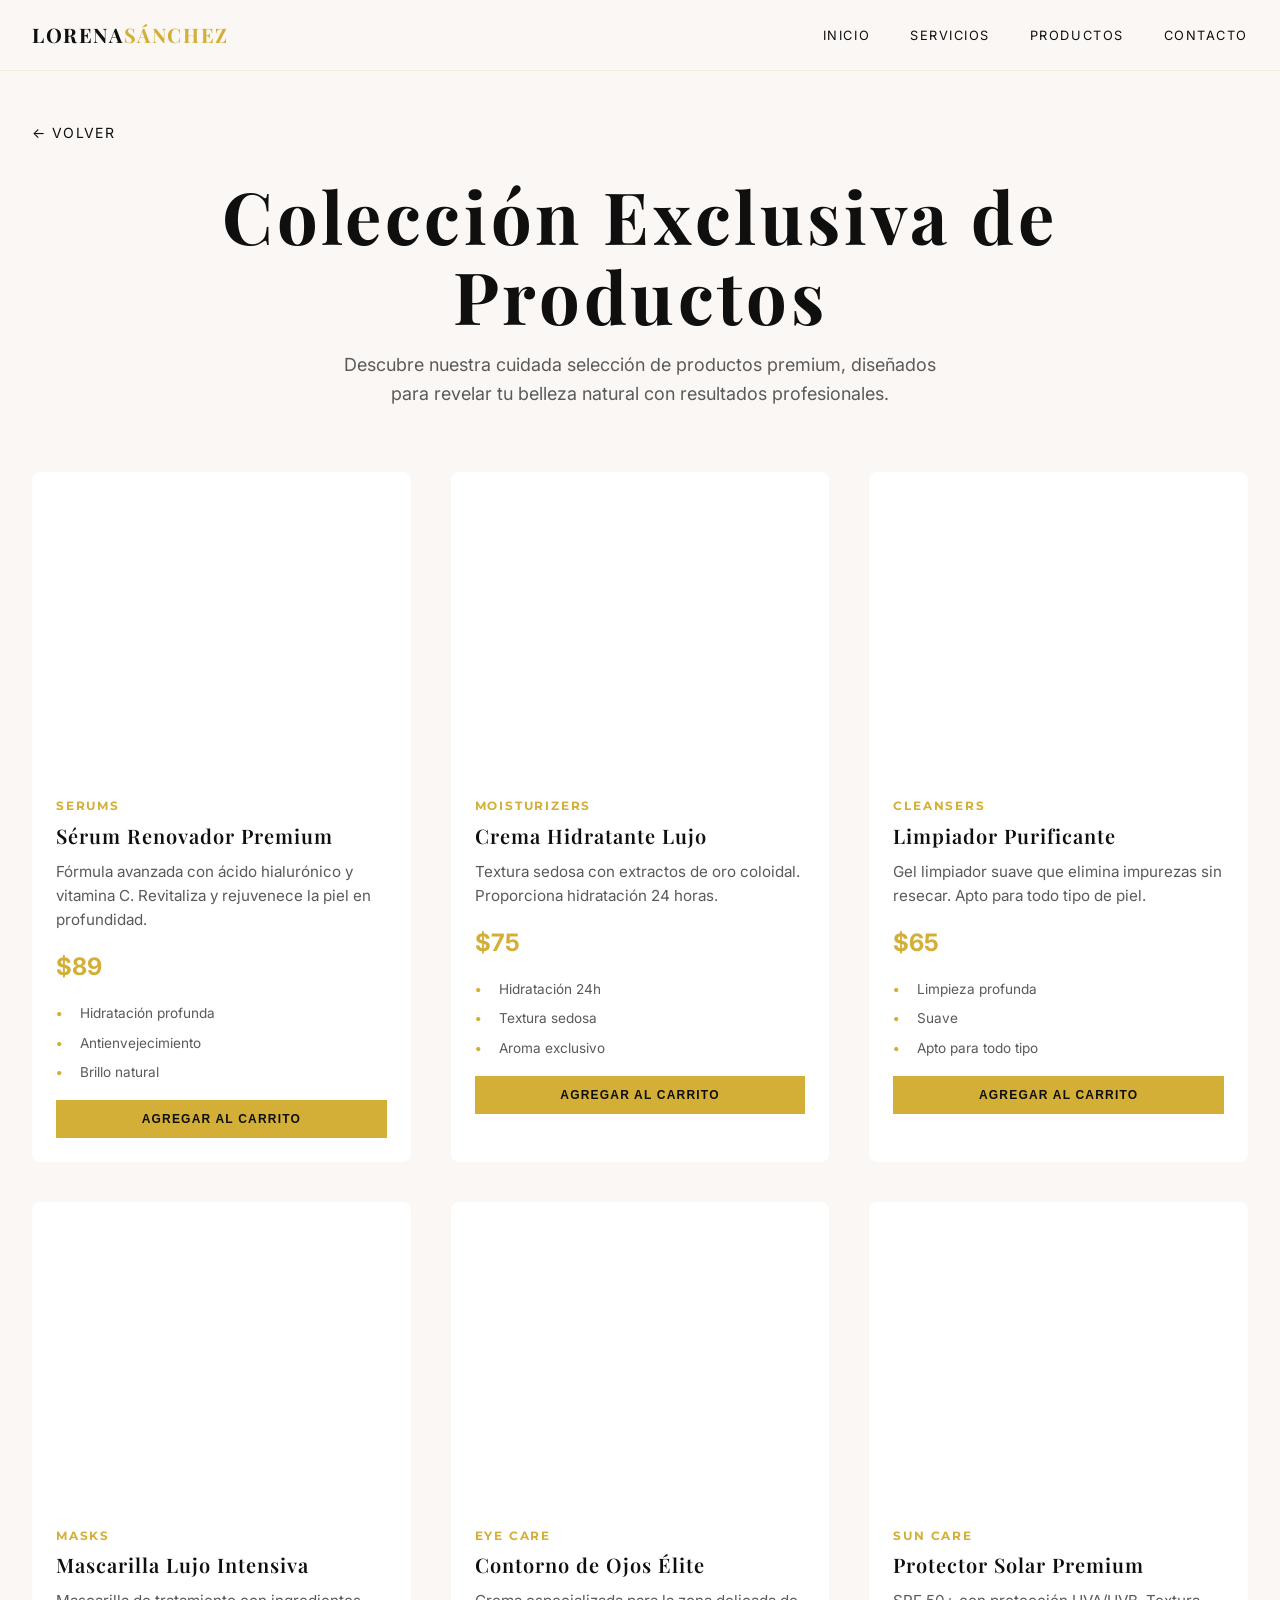
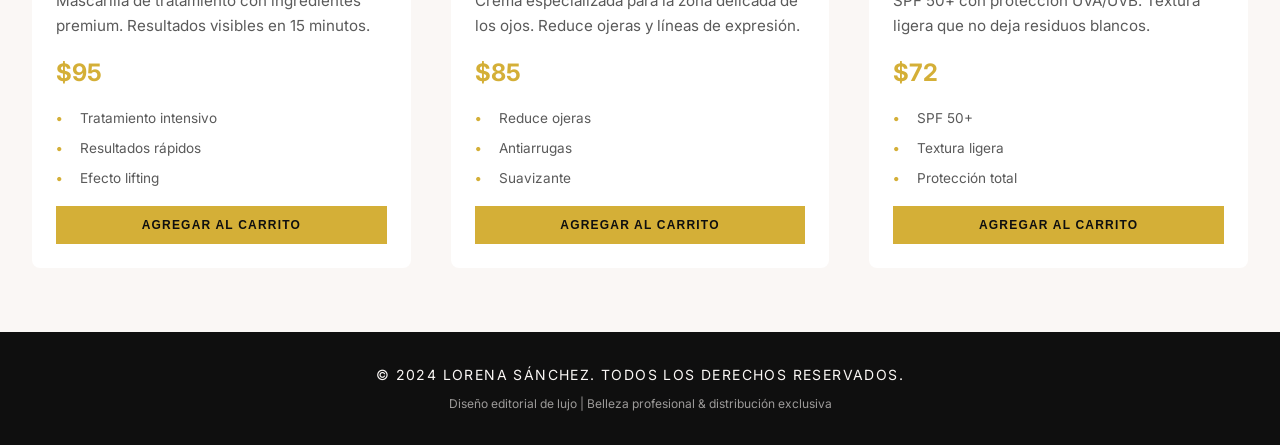
<file: products.html>
<!DOCTYPE html>
<html lang="es">
<head>
    <meta charset="UTF-8">
    <meta name="viewport" content="width=device-width, initial-scale=1.0">
    <title>Productos | Lorena Sánchez</title>
    <link rel="preconnect" href="https://fonts.googleapis.com">
    <link rel="preconnect" href="https://fonts.gstatic.com" crossorigin>
    <link href="https://fonts.googleapis.com/css2?family=Playfair+Display:wght@400;500;600;700&family=Lora:wght@400;500;600&family=Inter:wght@300;400;500;600;700&family=Montserrat:wght@400;500;600;700&display=swap" rel="stylesheet">
    <link rel="stylesheet" href="style.css">
    <style>
        .products-page {
            padding-top: 120px;
            min-height: 100vh;
        }

        .products-header {
            text-align: center;
            margin-bottom: 4rem;
            animation: fadeInUp 0.8s ease-out;
        }

        .products-header h1 {
            margin-bottom: 1rem;
        }

        .products-header p {
            font-size: 1.125rem;
            color: var(--text-secondary);
            max-width: 600px;
            margin: 0 auto;
        }

        .products-container {
            display: grid;
            grid-template-columns: repeat(auto-fill, minmax(280px, 1fr));
            gap: 2.5rem;
            margin-bottom: 4rem;
        }

        .product-card {
            background: white;
            border-radius: 8px;
            overflow: hidden;
            transition: var(--transition-smooth);
            animation: fadeInUp 0.8s ease-out;
            cursor: pointer;
        }

        .product-card:hover {
            transform: translateY(-10px);
            box-shadow: 0 20px 40px rgba(0, 0, 0, 0.1);
        }

        .product-card-image {
            width: 100%;
            height: 300px;
            background-size: cover;
            background-position: center;
            transition: var(--transition-smooth);
        }

        .product-card:hover .product-card-image {
            transform: scale(1.05);
        }

        .product-card-content {
            padding: 1.5rem;
        }

        .product-category {
            font-family: 'Montserrat', sans-serif;
            font-size: 0.75rem;
            text-transform: uppercase;
            letter-spacing: 0.15em;
            color: var(--accent);
            margin-bottom: 0.5rem;
            font-weight: 700;
        }

        .product-card h3 {
            font-size: 1.25rem;
            margin-bottom: 0.75rem;
            color: var(--text-primary);
        }

        .product-description {
            font-size: 0.95rem;
            color: var(--text-secondary);
            margin-bottom: 1rem;
            line-height: 1.6;
        }

        .product-price {
            font-size: 1.5rem;
            font-weight: 700;
            color: var(--accent);
            margin-bottom: 1rem;
        }

        .product-benefits {
            font-size: 0.85rem;
            color: var(--text-secondary);
            margin-bottom: 1rem;
        }

        .product-benefits li {
            list-style: none;
            padding-left: 1.5rem;
            position: relative;
            margin-bottom: 0.5rem;
        }

        .product-benefits li:before {
            content: '•';
            position: absolute;
            left: 0;
            color: var(--accent);
            font-weight: bold;
        }

        .product-button {
            display: inline-block;
            padding: 0.75rem 1.5rem;
            background-color: var(--accent);
            color: var(--primary);
            text-decoration: none;
            text-transform: uppercase;
            letter-spacing: 0.1em;
            font-weight: 700;
            font-size: 0.75rem;
            border: none;
            cursor: pointer;
            transition: var(--transition-smooth);
            width: 100%;
            text-align: center;
        }

        .product-button:hover {
            background-color: var(--accent-dark);
            transform: scale(1.02);
        }

        .back-button {
            display: inline-flex;
            align-items: center;
            gap: 0.5rem;
            margin-bottom: 2rem;
            color: var(--text-primary);
            text-decoration: none;
            font-size: 0.875rem;
            text-transform: uppercase;
            letter-spacing: 0.1em;
            transition: var(--transition-smooth);
        }

        .back-button:hover {
            color: var(--accent);
        }

        @media (max-width: 768px) {
            .products-page {
                padding-top: 100px;
            }

            .products-container {
                grid-template-columns: repeat(auto-fill, minmax(250px, 1fr));
                gap: 1.5rem;
            }

            .product-card-image {
                height: 250px;
            }
        }

        @media (max-width: 480px) {
            .products-container {
                grid-template-columns: 1fr;
            }

            .product-card-image {
                height: 300px;
            }
        }
    </style>
</head>
<body>
    <!-- Navigation -->
    <nav class="navbar" id="navbar">
        <div class="nav-container">
            <div class="nav-logo">
                LORENA<span class="accent">SÁNCHEZ</span>
            </div>
            <button class="hamburger" id="hamburger">
                <span></span>
                <span></span>
                <span></span>
            </button>
            <ul class="nav-menu" id="navMenu">
                <li><a href="index.html" class="nav-link">Inicio</a></li>
                <li><a href="index.html#servicios" class="nav-link">Servicios</a></li>
                <li><a href="products.html" class="nav-link">Productos</a></li>
                <li><a href="index.html#contacto" class="nav-link">Contacto</a></li>
            </ul>
        </div>
    </nav>

    <!-- Products Page -->
    <div class="products-page">
        <div class="container">
            <a href="index.html" class="back-button">← Volver</a>

            <div class="products-header">
                <h1>Colección Exclusiva de Productos</h1>
                <p>Descubre nuestra cuidada selección de productos premium, diseñados para revelar tu belleza natural con resultados profesionales.</p>
            </div>

            <div class="products-container">
                <!-- Product 1 -->
                <div class="product-card">
                    <div class="product-card-image" style="background-image: url('https://d2xsxph8kpxj0f.cloudfront.net/310519663644597073/XEoBL8eBAU477dbQzPhZro/cosmetic-products-luxury-QscvsioNSMB5poZMwLNYTp.webp')"></div>
                    <div class="product-card-content">
                        <p class="product-category">Serums</p>
                        <h3>Sérum Renovador Premium</h3>
                        <p class="product-description">Fórmula avanzada con ácido hialurónico y vitamina C. Revitaliza y rejuvenece la piel en profundidad.</p>
                        <p class="product-price">$89</p>
                        <ul class="product-benefits">
                            <li>Hidratación profunda</li>
                            <li>Antienvejecimiento</li>
                            <li>Brillo natural</li>
                        </ul>
                        <button class="product-button">Agregar al Carrito</button>
                    </div>
                </div>

                <!-- Product 2 -->
                <div class="product-card">
                    <div class="product-card-image" style="background-image: url('https://d2xsxph8kpxj0f.cloudfront.net/310519663644597073/XEoBL8eBAU477dbQzPhZro/cosmetic-products-luxury-QscvsioNSMB5poZMwLNYTp.webp')"></div>
                    <div class="product-card-content">
                        <p class="product-category">Moisturizers</p>
                        <h3>Crema Hidratante Lujo</h3>
                        <p class="product-description">Textura sedosa con extractos de oro coloidal. Proporciona hidratación 24 horas.</p>
                        <p class="product-price">$75</p>
                        <ul class="product-benefits">
                            <li>Hidratación 24h</li>
                            <li>Textura sedosa</li>
                            <li>Aroma exclusivo</li>
                        </ul>
                        <button class="product-button">Agregar al Carrito</button>
                    </div>
                </div>

                <!-- Product 3 -->
                <div class="product-card">
                    <div class="product-card-image" style="background-image: url('https://d2xsxph8kpxj0f.cloudfront.net/310519663644597073/XEoBL8eBAU477dbQzPhZro/cosmetic-products-luxury-QscvsioNSMB5poZMwLNYTp.webp')"></div>
                    <div class="product-card-content">
                        <p class="product-category">Cleansers</p>
                        <h3>Limpiador Purificante</h3>
                        <p class="product-description">Gel limpiador suave que elimina impurezas sin resecar. Apto para todo tipo de piel.</p>
                        <p class="product-price">$65</p>
                        <ul class="product-benefits">
                            <li>Limpieza profunda</li>
                            <li>Suave</li>
                            <li>Apto para todo tipo</li>
                        </ul>
                        <button class="product-button">Agregar al Carrito</button>
                    </div>
                </div>

                <!-- Product 4 -->
                <div class="product-card">
                    <div class="product-card-image" style="background-image: url('https://d2xsxph8kpxj0f.cloudfront.net/310519663644597073/XEoBL8eBAU477dbQzPhZro/cosmetic-products-luxury-QscvsioNSMB5poZMwLNYTp.webp')"></div>
                    <div class="product-card-content">
                        <p class="product-category">Masks</p>
                        <h3>Mascarilla Lujo Intensiva</h3>
                        <p class="product-description">Mascarilla de tratamiento con ingredientes premium. Resultados visibles en 15 minutos.</p>
                        <p class="product-price">$95</p>
                        <ul class="product-benefits">
                            <li>Tratamiento intensivo</li>
                            <li>Resultados rápidos</li>
                            <li>Efecto lifting</li>
                        </ul>
                        <button class="product-button">Agregar al Carrito</button>
                    </div>
                </div>

                <!-- Product 5 -->
                <div class="product-card">
                    <div class="product-card-image" style="background-image: url('https://d2xsxph8kpxj0f.cloudfront.net/310519663644597073/XEoBL8eBAU477dbQzPhZro/cosmetic-products-luxury-QscvsioNSMB5poZMwLNYTp.webp')"></div>
                    <div class="product-card-content">
                        <p class="product-category">Eye Care</p>
                        <h3>Contorno de Ojos Élite</h3>
                        <p class="product-description">Crema especializada para la zona delicada de los ojos. Reduce ojeras y líneas de expresión.</p>
                        <p class="product-price">$85</p>
                        <ul class="product-benefits">
                            <li>Reduce ojeras</li>
                            <li>Antiarrugas</li>
                            <li>Suavizante</li>
                        </ul>
                        <button class="product-button">Agregar al Carrito</button>
                    </div>
                </div>

                <!-- Product 6 -->
                <div class="product-card">
                    <div class="product-card-image" style="background-image: url('https://d2xsxph8kpxj0f.cloudfront.net/310519663644597073/XEoBL8eBAU477dbQzPhZro/cosmetic-products-luxury-QscvsioNSMB5poZMwLNYTp.webp')"></div>
                    <div class="product-card-content">
                        <p class="product-category">Sun Care</p>
                        <h3>Protector Solar Premium</h3>
                        <p class="product-description">SPF 50+ con protección UVA/UVB. Textura ligera que no deja residuos blancos.</p>
                        <p class="product-price">$72</p>
                        <ul class="product-benefits">
                            <li>SPF 50+</li>
                            <li>Textura ligera</li>
                            <li>Protección total</li>
                        </ul>
                        <button class="product-button">Agregar al Carrito</button>
                    </div>
                </div>
            </div>
        </div>
    </div>

    <!-- Footer -->
    <footer class="footer">
        <div class="container">
            <p class="footer-text">© 2024 Lorena Sánchez. Todos los derechos reservados.</p>
            <p class="footer-subtext">Diseño editorial de lujo | Belleza profesional & distribución exclusiva</p>
        </div>
    </footer>

    <script src="script.js"></script>
</body>
</html>
</file>
<file: style.css>
/* ============================================
   LORENA SÁNCHEZ - LUXURY EDITORIAL DESIGN
   ============================================
   Design Philosophy: Minimalism, Typography-driven,
   Cinematic imagery, Smooth animations, Negative space
   ============================================ */

/* Root Variables */
:root {
    --primary: #0f0f0f;
    --primary-light: #faf7f5;
    --accent: #d4af37;
    --accent-dark: #c49b2e;
    --text-primary: #0f0f0f;
    --text-secondary: #5a5a5a;
    --border-color: #e8e5e0;
    --bg-light: #faf7f5;
    --bg-secondary: #f5f2ed;
    --transition-smooth: all 0.3s cubic-bezier(0.23, 1, 0.32, 1);
    --transition-slow: all 0.8s cubic-bezier(0.23, 1, 0.32, 1);
}

/* Reset & Base Styles */
* {
    margin: 0;
    padding: 0;
    box-sizing: border-box;
}

html {
    scroll-behavior: smooth;
}

body {
    font-family: 'Inter', sans-serif;
    color: var(--text-primary);
    background-color: var(--bg-light);
    line-height: 1.6;
    overflow-x: hidden;
}

h1, h2, h3, h4, h5, h6 {
    font-family: 'Playfair Display', serif;
    font-weight: 600;
    letter-spacing: 0.05em;
}

h1 {
    font-size: clamp(2.2rem, 7vw, 4.5rem);
    font-weight: 700;
    line-height: 1.1;
}

h2 {
    font-size: clamp(1.8rem, 5vw, 3.2rem);
    font-weight: 700;
    line-height: 1.1;
}

h3 {
    font-size: clamp(1.3rem, 3.5vw, 1.8rem);
    font-weight: 600;
    line-height: 1.2;
}

.accent {
    color: var(--accent);
}

/* Container */
.container {
    max-width: 1280px;
    margin: 0 auto;
    padding: 0 2rem;
}

/* Navigation */
.navbar {
    position: fixed;
    top: 0;
    left: 0;
    right: 0;
    z-index: 1000;
    transition: var(--transition-smooth);
    background-color: rgba(250, 247, 245, 0.98);
    border-bottom: 1px solid rgba(212, 175, 55, 0.15);
}

.navbar.scrolled {
    background-color: rgba(250, 247, 245, 0.98);
    backdrop-filter: blur(10px);
    border-bottom: 1px solid rgba(212, 175, 55, 0.2);
    box-shadow: 0 2px 10px rgba(0, 0, 0, 0.05);
}

.nav-container {
    max-width: 1400px;
    margin: 0 auto;
    padding: 1.25rem 2rem;
    display: flex;
    justify-content: space-between;
    align-items: center;
    height: 70px;
}

.nav-logo {
    font-size: 1.25rem;
    font-weight: 700;
    letter-spacing: 0.08em;
    font-family: 'Playfair Display', serif;
    white-space: nowrap;
}

.nav-menu {
    display: flex;
    list-style: none;
    gap: 2.5rem;
    margin: 0;
}

.nav-link {
    font-size: 0.8rem;
    text-transform: uppercase;
    letter-spacing: 0.12em;
    text-decoration: none;
    color: var(--text-primary);
    position: relative;
    transition: var(--transition-smooth);
    white-space: nowrap;
}

.nav-link::after {
    content: '';
    position: absolute;
    bottom: -8px;
    left: 0;
    width: 0;
    height: 2px;
    background-color: var(--accent);
    transition: width 0.3s ease-out;
}

.nav-link:hover {
    color: var(--accent);
}

.nav-link:hover::after {
    width: 100%;
}

/* Hamburger Menu */
.hamburger {
    display: none;
    flex-direction: column;
    background: none;
    border: none;
    cursor: pointer;
    padding: 0.5rem;
    gap: 5px;
}

.hamburger span {
    width: 25px;
    height: 3px;
    background-color: var(--text-primary);
    border-radius: 2px;
    transition: var(--transition-smooth);
}

.hamburger.active span:nth-child(1) {
    transform: rotate(45deg) translate(8px, 8px);
}

.hamburger.active span:nth-child(2) {
    opacity: 0;
}

.hamburger.active span:nth-child(3) {
    transform: rotate(-45deg) translate(7px, -7px);
}

/* Hero Section */
.hero {
    position: relative;
    height: 100vh;
    display: flex;
    align-items: center;
    justify-content: center;
    overflow: hidden;
    margin-top: 70px;
}

.hero-background {
    position: absolute;
    inset: 0;
    background-size: cover;
    background-position: center;
    background-attachment: fixed;
}

.hero-overlay {
    position: absolute;
    inset: 0;
    background: linear-gradient(180deg, rgba(15, 15, 15, 0.3) 0%, rgba(15, 15, 15, 0.6) 100%);
}

.hero-content {
    position: relative;
    z-index: 10;
    text-align: center;
    color: white;
    animation: fadeInUp 0.8s ease-out;
}

.hero-title {
    margin-bottom: 1.5rem;
    animation: fadeInUp 0.8s ease-out;
    text-shadow: 0 2px 10px rgba(0, 0, 0, 0.2);
}

.hero-subtitle {
    font-family: 'Lora', serif;
    font-size: clamp(1.1rem, 2.5vw, 1.5rem);
    margin-bottom: 2.5rem;
    font-weight: 400;
    animation: fadeInUp 0.8s ease-out 0.4s both;
    text-shadow: 0 1px 5px rgba(0, 0, 0, 0.15);
}

.cta-button {
    display: inline-block;
    padding: 1rem 2.5rem;
    background-color: var(--accent);
    color: var(--primary);
    text-decoration: none;
    text-transform: uppercase;
    letter-spacing: 0.1em;
    font-weight: 700;
    font-size: 0.875rem;
    transition: var(--transition-smooth);
    animation: fadeInUp 0.8s ease-out 0.6s both;
    border: none;
    cursor: pointer;
    border-radius: 2px;
    box-shadow: 0 4px 15px rgba(212, 175, 55, 0.2);
}

.cta-button:hover {
    background-color: var(--accent-dark);
    transform: translateY(-2px);
    box-shadow: 0 6px 20px rgba(212, 175, 55, 0.3);
}

.cta-button:active {
    transform: translateY(0);
}

.scroll-indicator {
    position: absolute;
    bottom: 2rem;
    left: 50%;
    transform: translateX(-50%);
    z-index: 10;
    color: rgba(255, 255, 255, 0.6);
    animation: bounce 2s infinite;
}

/* Editorial Break */
.editorial-break {
    padding: clamp(4rem, 8vw, 8rem) 2rem;
    background-color: var(--bg-light);
    text-align: center;
}

.editorial-content {
    max-width: 900px;
    margin: 0 auto;
    animation: fadeInUp 0.8s ease-out;
}

.editorial-content h2 {
    margin-bottom: 2rem;
    line-height: 1.2;
    font-size: clamp(1.8rem, 5vw, 3.2rem);
}

.editorial-content p {
    font-size: clamp(1rem, 2vw, 1.2rem);
    color: var(--text-secondary);
    line-height: 1.8;
}

/* Services Section */
.services {
    padding: clamp(4rem, 8vw, 6rem) 2rem;
    background-color: var(--bg-secondary);
}

.section-title {
    text-align: center;
    margin-bottom: clamp(2.5rem, 5vw, 4rem);
    animation: fadeInUp 0.8s ease-out;
    font-size: clamp(1.8rem, 5vw, 3.2rem);
}

.services-grid {
    display: grid;
    grid-template-columns: repeat(auto-fit, minmax(300px, 1fr));
    gap: 2rem;
}

.service-card {
    animation: fadeInUp 0.8s ease-out;
    transition: var(--transition-smooth);
}

.service-image {
    width: 100%;
    height: 280px;
    background-size: cover;
    background-position: center;
    margin-bottom: 1.5rem;
    transition: var(--transition-smooth);
    cursor: pointer;
    border-radius: 4px;
    overflow: hidden;
}

.service-card:hover .service-image {
    transform: scale(1.05);
}

.service-card h3 {
    margin-bottom: 0.75rem;
    font-size: clamp(1.2rem, 3vw, 1.5rem);
    line-height: 1.2;
}

.service-card p {
    color: var(--text-secondary);
    font-size: 0.95rem;
    line-height: 1.6;
}

/* About Section */
.about {
    padding: clamp(4rem, 8vw, 6rem) 2rem;
    background-color: var(--bg-light);
}

.about-grid {
    display: grid;
    grid-template-columns: 1fr 1fr;
    gap: clamp(2rem, 5vw, 4rem);
    align-items: center;
}

.about-image {
    animation: fadeInLeft 0.8s ease-out;
}

.about-image img {
    width: 100%;
    height: auto;
    border-radius: 8px;
}

.about-content {
    animation: fadeInRight 0.8s ease-out;
}

.about-content h2 {
    margin-bottom: 1.5rem;
}

.about-content p {
    margin-bottom: 1.5rem;
    color: var(--text-secondary);
    line-height: 1.8;
    font-size: 1rem;
}

/* Products Preview Section */
.products-preview {
    padding: clamp(4rem, 8vw, 6rem) 2rem;
    background-color: var(--bg-secondary);
}

.products-scroll {
    display: flex;
    gap: 2rem;
    overflow-x: auto;
    padding: 2rem 0;
    scroll-behavior: smooth;
    margin-bottom: 2rem;
}

.products-scroll::-webkit-scrollbar {
    height: 8px;
}

.products-scroll::-webkit-scrollbar-track {
    background: var(--bg-light);
}

.products-scroll::-webkit-scrollbar-thumb {
    background: var(--accent);
    border-radius: 4px;
}

.product-item {
    flex-shrink: 0;
    width: 250px;
    animation: fadeInUp 0.8s ease-out;
}

.product-image {
    width: 100%;
    height: 280px;
    background-size: cover;
    background-position: center;
    margin-bottom: 1rem;
    transition: var(--transition-smooth);
    cursor: pointer;
    border-radius: 4px;
    overflow: hidden;
}

.product-item:hover .product-image {
    transform: scale(1.08);
}

.product-item h3 {
    font-size: clamp(1.1rem, 2.5vw, 1.3rem);
    margin-bottom: 0.5rem;
    line-height: 1.2;
}

.product-item .price {
    color: var(--accent);
    font-weight: 700;
    font-size: clamp(1.1rem, 2.5vw, 1.3rem);
}

.products-link {
    text-align: center;
}

.view-all-button {
    display: inline-block;
    padding: 0.75rem 2rem;
    border: 2px solid var(--accent);
    color: var(--accent);
    text-decoration: none;
    text-transform: uppercase;
    letter-spacing: 0.1em;
    font-weight: 600;
    font-size: 0.875rem;
    transition: var(--transition-smooth);
}

.view-all-button:hover {
    background-color: var(--accent);
    color: var(--primary);
}

/* Contact Section */
.contact {
    padding: clamp(4rem, 8vw, 6rem) 2rem;
    background-color: var(--bg-light);
    text-align: center;
}

.contact-intro {
    font-size: clamp(1rem, 2vw, 1.2rem);
    color: var(--text-secondary);
    margin-bottom: clamp(2rem, 5vw, 3rem);
    animation: fadeInUp 0.8s ease-out;
}

.contact-info {
    display: grid;
    grid-template-columns: repeat(auto-fit, minmax(250px, 1fr));
    gap: clamp(1.5rem, 3vw, 2rem);
    margin-bottom: clamp(2rem, 5vw, 3rem);
}

.contact-item {
    animation: fadeInUp 0.8s ease-out;
}

.contact-label {
    font-family: 'Montserrat', sans-serif;
    font-size: 0.75rem;
    text-transform: uppercase;
    letter-spacing: 0.15em;
    font-weight: 700;
    margin-bottom: 0.5rem;
    color: var(--text-secondary);
}

.contact-link {
    display: block;
    font-size: 1.5rem;
    font-weight: 600;
    color: var(--text-primary);
    text-decoration: none;
    transition: var(--transition-smooth);
}

.contact-link:hover {
    color: var(--accent);
}

.contact-text {
    font-size: 1.125rem;
    color: var(--text-primary);
}

/* Footer */
.footer {
    background-color: var(--primary);
    color: var(--primary-light);
    padding: 2rem;
    text-align: center;
}

.footer-text {
    font-size: 0.875rem;
    text-transform: uppercase;
    letter-spacing: 0.1em;
    margin-bottom: 0.5rem;
}

.footer-subtext {
    font-size: 0.75rem;
    color: rgba(250, 247, 245, 0.6);
}

/* Animations */
@keyframes fadeInUp {
    from {
        opacity: 0;
        transform: translateY(30px);
    }
    to {
        opacity: 1;
        transform: translateY(0);
    }
}

@keyframes fadeInLeft {
    from {
        opacity: 0;
        transform: translateX(-30px);
    }
    to {
        opacity: 1;
        transform: translateX(0);
    }
}

@keyframes fadeInRight {
    from {
        opacity: 0;
        transform: translateX(30px);
    }
    to {
        opacity: 1;
        transform: translateX(0);
    }
}

@keyframes bounce {
    0%, 100% {
        transform: translateX(-50%) translateY(0);
    }
    50% {
        transform: translateX(-50%) translateY(-10px);
    }
}

/* Scroll Animation */
.fade-in {
    opacity: 0;
    transform: translateY(30px);
    transition: var(--transition-slow);
}

.fade-in.visible {
    opacity: 1;
    transform: translateY(0);
}

/* Responsive Design */
@media (max-width: 1024px) {
    .nav-menu {
        gap: 2rem;
    }

    .nav-link {
        font-size: 0.75rem;
    }

    .services-grid {
        grid-template-columns: repeat(auto-fit, minmax(280px, 1fr));
    }

    .about-grid {
        grid-template-columns: 1fr;
        gap: 2.5rem;
    }
}

@media (max-width: 768px) {
    .hamburger {
        display: flex;
    }

    .nav-container {
        padding: 1rem 1.5rem;
        height: auto;
        position: relative;
    }

    .nav-logo {
        font-size: 1.1rem;
    }

    .nav-menu {
        position: absolute;
        top: 70px;
        left: 0;
        right: 0;
        background-color: rgba(250, 247, 245, 0.98);
        flex-direction: column;
        gap: 0;
        padding: 1rem 0;
        border-bottom: 1px solid rgba(212, 175, 55, 0.15);
        max-height: 0;
        overflow: hidden;
        transition: max-height 0.3s ease-out;
    }

    .nav-menu.active {
        max-height: 300px;
    }

    .nav-menu li {
        padding: 0.75rem 1.5rem;
        border-bottom: 1px solid rgba(212, 175, 55, 0.1);
    }

    .nav-menu li:last-child {
        border-bottom: none;
    }

    .nav-link {
        font-size: 0.8rem;
        display: block;
    }

    .nav-link::after {
        display: none;
    }

    .hero {
        margin-top: 70px;
        height: 80vh;
    }

    .hero-title {
        font-size: clamp(2rem, 6vw, 3.5rem);
    }

    .hero-subtitle {
        font-size: clamp(1rem, 3vw, 1.5rem);
    }

    .about-grid {
        grid-template-columns: 1fr;
        gap: 2rem;
    }

    .contact-info {
        grid-template-columns: 1fr;
    }

    .services-grid {
        grid-template-columns: 1fr;
    }

    .container {
        padding: 0 1.5rem;
    }

    .editorial-break,
    .services,
    .about,
    .products-preview,
    .contact {
        padding: 3rem 1.5rem;
    }

    .section-title {
        margin-bottom: 2.5rem;
    }
}

@media (max-width: 480px) {
    .nav-container {
        padding: 0.75rem 1rem;
    }

    .nav-logo {
        font-size: 0.95rem;
        letter-spacing: 0.05em;
    }

    .nav-menu {
        gap: 1rem;
    }

    .nav-link {
        font-size: 0.65rem;
        letter-spacing: 0.08em;
    }

    .hero {
        margin-top: 60px;
        height: 70vh;
    }

    .hero-title {
        font-size: clamp(1.75rem, 5vw, 2.5rem);
    }

    .hero-subtitle {
        font-size: clamp(0.9rem, 2.5vw, 1.2rem);
    }

    .cta-button {
        padding: 0.65rem 1.5rem;
        font-size: 0.7rem;
    }

    .products-scroll {
        gap: 1rem;
    }

    .product-item {
        width: 180px;
    }

    .product-image {
        height: 220px;
    }

    .editorial-break,
    .services,
    .about,
    .products-preview,
    .contact {
        padding: 2.5rem 1rem;
    }

    .section-title {
        font-size: clamp(1.75rem, 5vw, 2.5rem);
        margin-bottom: 2rem;
    }

    .container {
        padding: 0 1rem;
    }
}

/* Prefers Reduced Motion */
@media (prefers-reduced-motion: reduce) {
    * {
        animation-duration: 0.01ms !important;
        animation-iteration-count: 1 !important;
        transition-duration: 0.01ms !important;
    }
}
</file>
